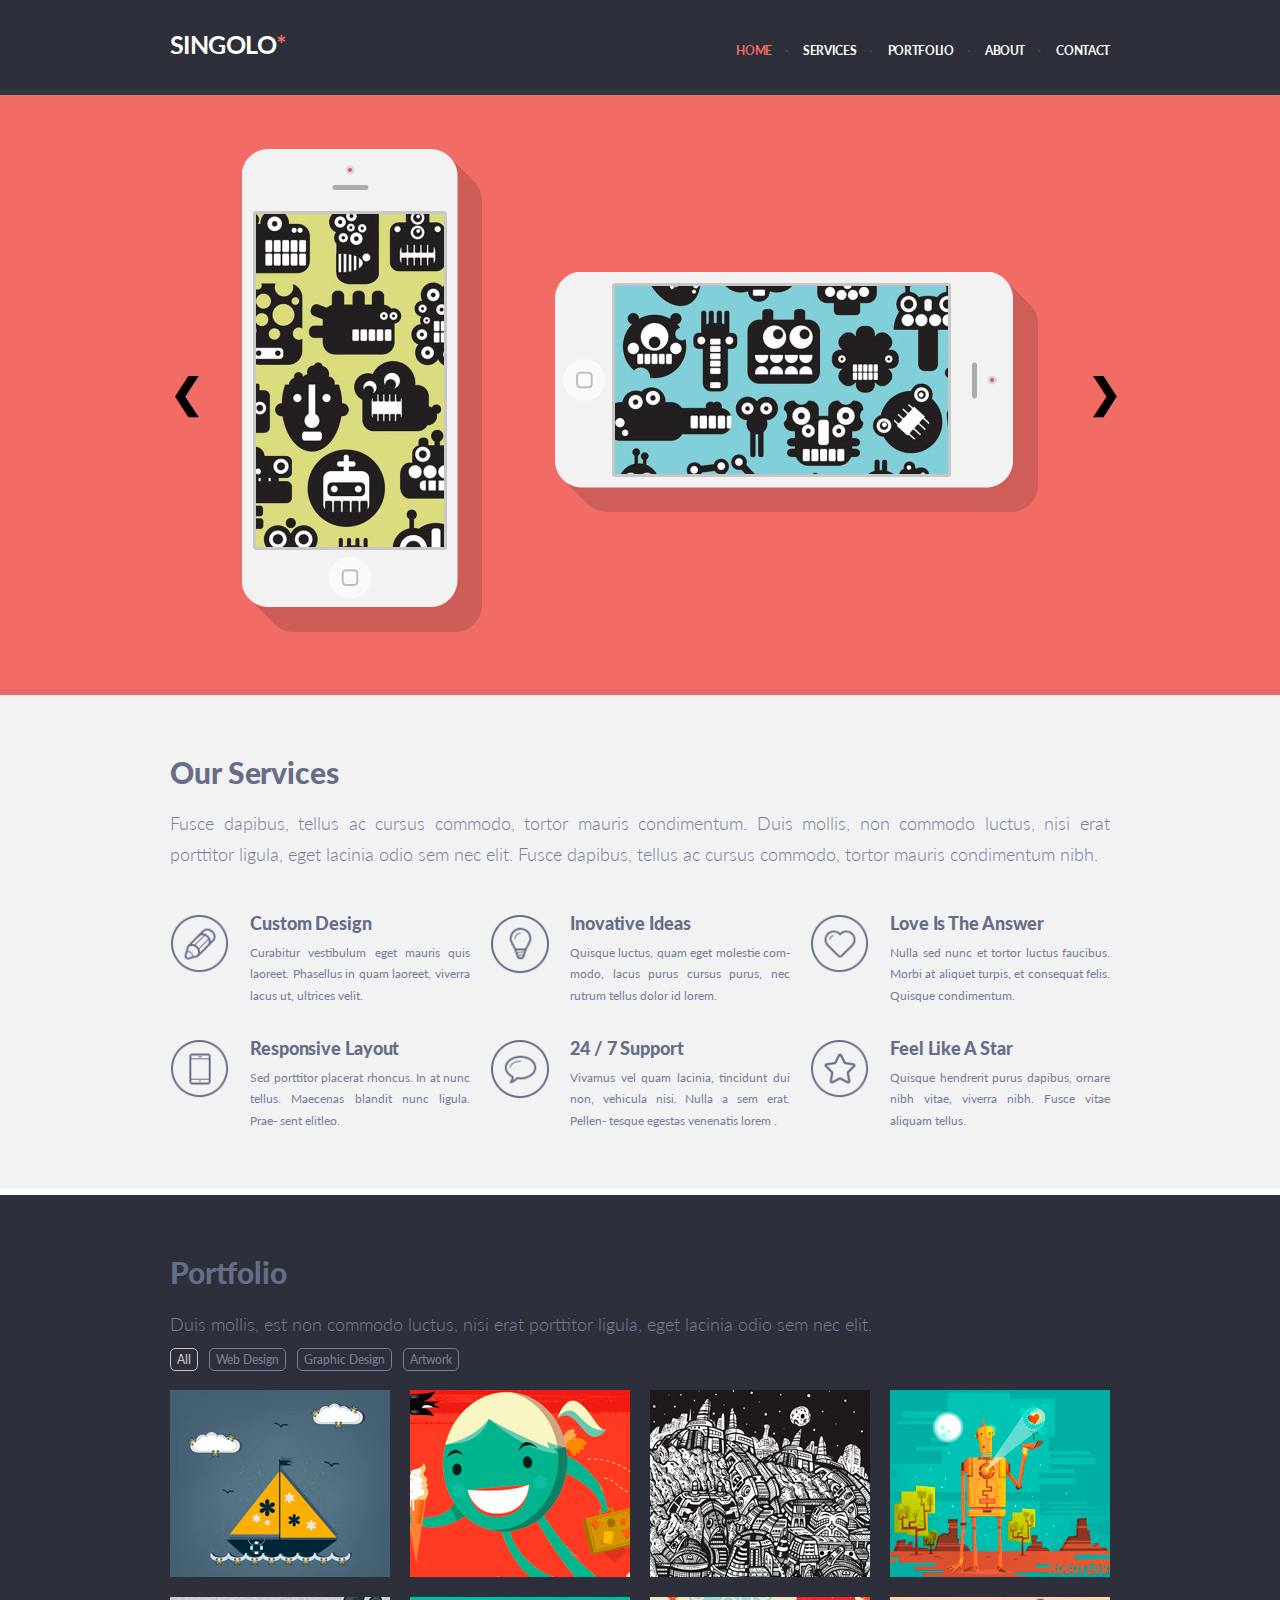
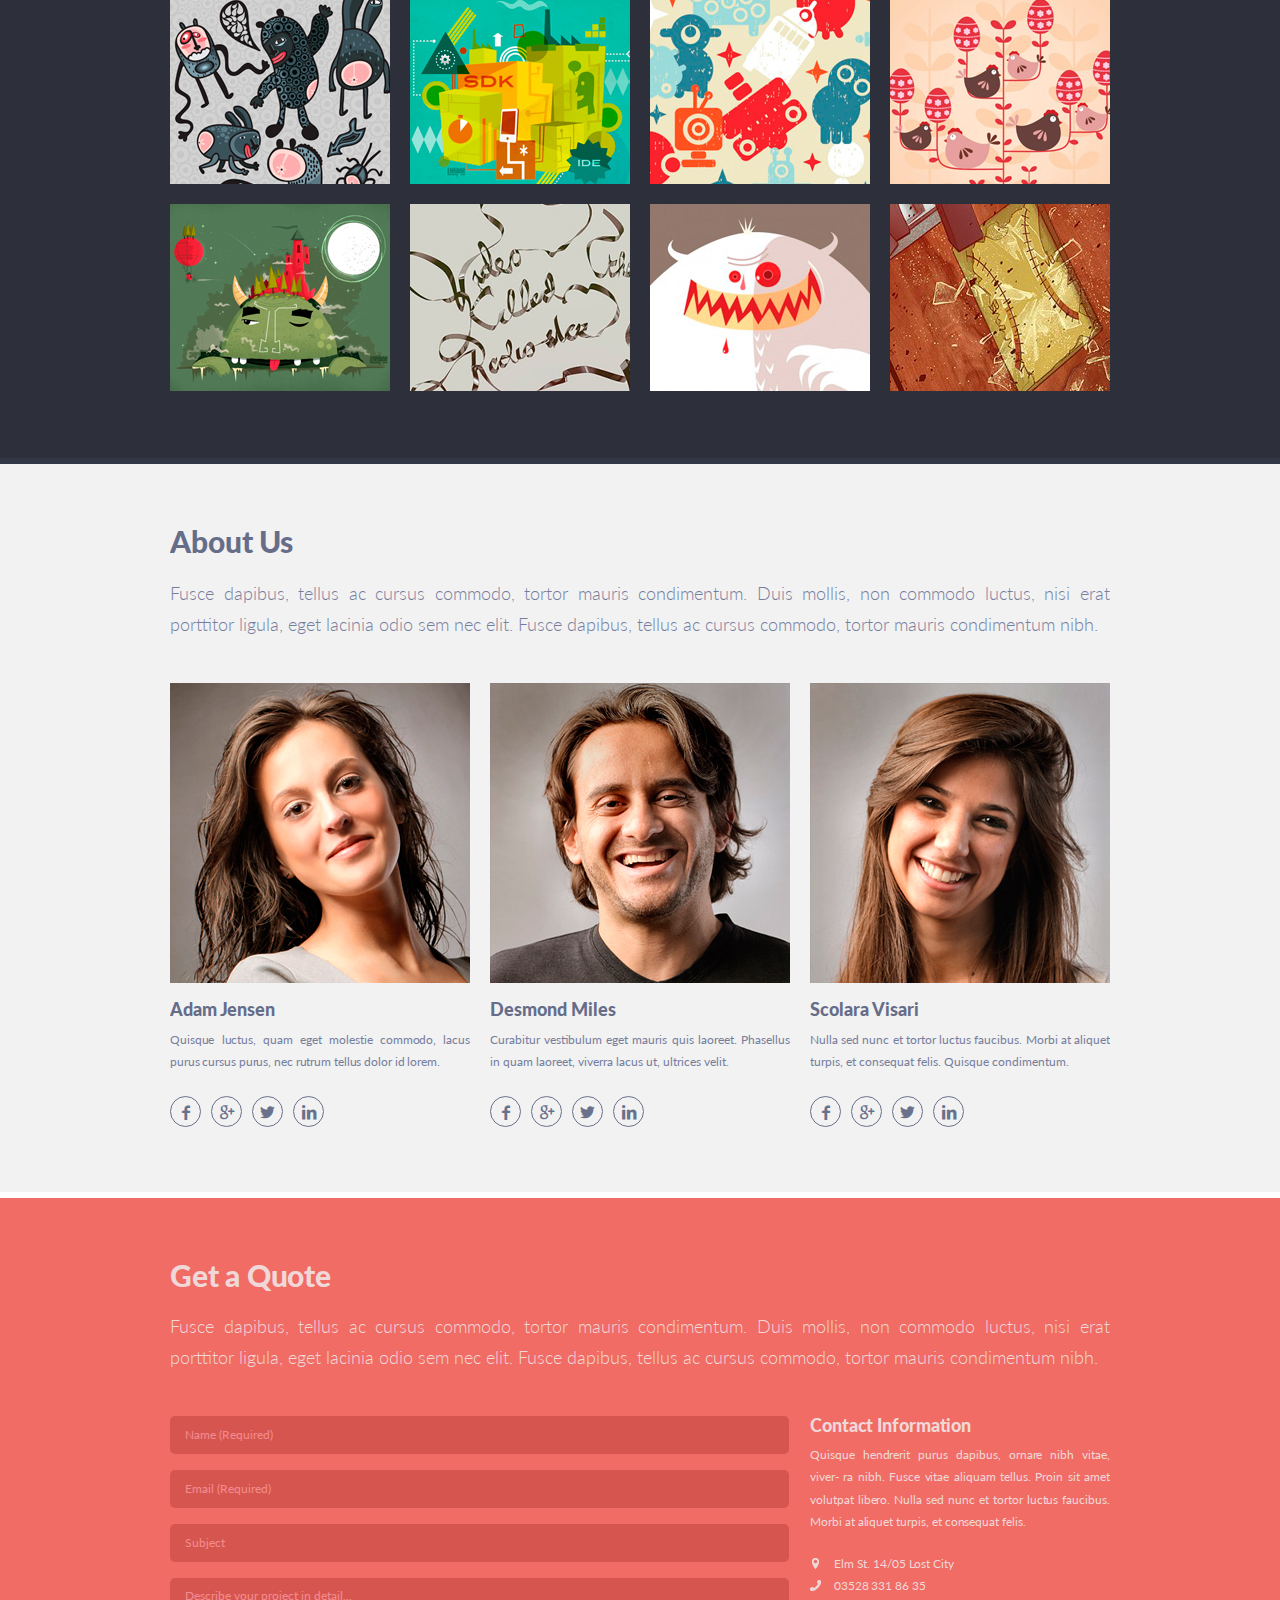
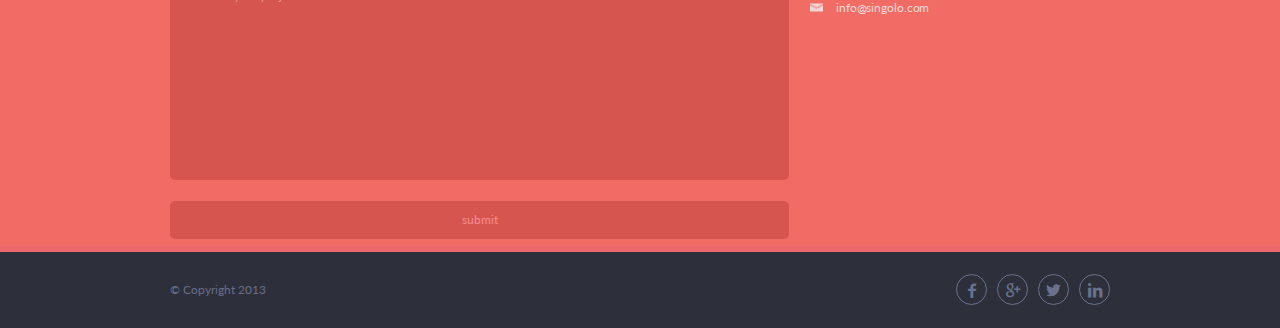
<file: index.html>
<!doctype html>
<html lang="en">

<head>
    <meta charset="utf-8">
    <!-- <meta name="viewport" content="width=device-width, initial-scale=1.0, maximum-scale=1.0, user-scalable=0"> -->
    <link rel="stylesheet" href="style.css">
    <link href="https://fonts.googleapis.com/css?family=Lato:300,400,700,900&display=swap" rel="stylesheet">
    <title>Singolo</title>
</head>

<body id="body">
    <a id="_header" class="anhor"></a>
    <header>
        <div class="container">
            <div class="header-inner">
                <h1><a href="#" class="header-logo">SINGOLO</a></h1>
                <div id="navlink" class="nav-header">
                    <a class="nav-header-link active-link" href="#_header">Home</a><span>·</span>
                    <a class="nav-header-link" href="#_services">Services</a><span>·</span>
                    <a class="nav-header-link" href="#_portfolio">Portfolio</a><span>·</span>
                    <a class="nav-header-link" href="#_about-us">About</a><span>·</span>
                    <a class="nav-header-link" href="#_get-a-qoute">Contact</a>
                </div>
            </div>
        </div>
    </header>
    <div class="slider">
        <div class="container">
            <div id="slider-cont">
                <div class="slider-inner">
                    <div class="item active_sli">
                        <div class="discription">
                            <div class="phone-content ">
                                <img src="./assets/images/Slide-1.png" alt="">
                                <div id="scrine1"></div>
                                <div id="scrine2"></div>
                                <button class="btn" onclick="btn1_click()"></button>
                                <button class="btn2" onclick="btn2_click()"></button>
                            </div>
                        </div>
                    </div>
                    <div class="item">
                        <div class="discription">
                            <div class="phone-content ">
                                <img src="./assets/images/Slider2.png" alt="">
                                <div id="scrine3" ></div>
                                <button class="btn3" onclick="btn3_click()"></button>
                            </div>
                        </div>
                    </div>
                </div>
                <div class="control left">
                    <div class="arrow left">&#10094</div>
                </div>
                <div class="control right">
                    <div class="arrow right">&#10095</div>
                </div>
            </div>
        </div>
    </div>
    <a id="_services" class="anhor"></a>
    <div class="services">
        <div class="container">
            <div class="services-inner">
                <div class="main-info-servises">
                    <h2>Our Services</h2>
                    <p>Fusce dapibus, tellus ac cursus commodo, tortor mauris condimentum. Duis mollis, non commodo
                        luctus,
                        nisi erat porttitor ligula, eget lacinia odio sem nec elit. Fusce dapibus, tellus ac cursus
                        commodo,
                        tortor mauris condimentum nibh.
                    </p>
                </div>

                <div class="services-flexbox-menu">
                    <div class="services-content">
                        <img src="./assets/images/Pen.svg" alt="">
                        <h3>Custom Design</h3>
                        <p>Curabitur vestibulum eget mauris quis laoreet. Phasellus in quam laoreet, viverra lacus ut,
                            ultrices velit.
                        </p>
                    </div>
                    <div class="services-content">
                        <img src="./assets/images/Bulb.svg" alt="">
                        <h3>Inovative Ideas</h3>
                        <p>Quisque luctus, quam eget molestie com- modo, lacus purus cursus purus, nec rutrum tellus
                            dolor
                            id lorem.
                        </p>
                    </div>
                    <div class="services-content">
                        <img src="./assets/images/Heart.svg" alt="">
                        <h3>Love Is The Answer</h3>
                        <p>Nulla sed nunc et tortor luctus faucibus. Morbi at aliquet turpis, et consequat felis.
                            Quisque condimentum.
                        </p>
                    </div>
                    <div class="services-content">
                        <img src="./assets/images/Phone.svg" alt="">
                        <h3>Responsive Layout</h3>
                        <p>Sed porttitor placerat rhoncus. In at nunc tellus. Maecenas blandit nunc ligula. Prae- sent
                            elitleo.
                        </p>
                    </div>
                    <div class="services-content">
                        <img src="./assets/images/Bubble.svg" alt="">
                        <h3>24 / 7 Support</h3>
                        <p>Vivamus vel quam lacinia, tincidunt dui non, vehicula nisi. Nulla a sem erat. Pellen- tesque
                            egestas venenatis lorem .
                        </p>
                    </div>
                    <div class="services-content">
                        <img src="./assets/images/Star.svg" alt="">
                        <h3>Feel Like A Star</h3>
                        <p>Quisque hendrerit purus dapibus, ornare nibh vitae, viverra nibh. Fusce vitae aliquam tellus.
                        </p>
                    </div>
                </div>
            </div>
        </div>
    </div>
    <a id="_portfolio" class="anhor"></a>
    <div class="portfolio">
        <div class="container">
            <div class="portfolio-inner">
                <h2>Portfolio</h2>
                <p>Duis mollis, est non commodo luctus, nisi erat porttitor ligula, eget lacinia odio sem nec elit.</p>
                <portfolio-nav id="portfolio-nav">
                    <a class="nav-link active" href="#_portfolio" onclick="mixPortfolio()">All</a>
                    <a class="nav-link" href="#_portfolio" onclick="mixPortfolio()">Web Design</a>
                    <a class="nav-link" href="#_portfolio" onclick="mixPortfolio()">Graphic Design</a>
                    <a class="nav-link" href="#_portfolio" onclick="mixPortfolio()">Artwork</a>
                </portfolio-nav>
                <div id="mixeimg" class="portfolio-img-box">
                    <img src="./assets/images/thumb/img1.jpg" width="220" height="187" alt="#">
                    <img src="./assets/images/thumb/img2.jpg" width="220" height="187" alt="#">
                    <img src="./assets/images/thumb/img3.jpg" width="220" height="187" alt="#">
                    <img src="./assets/images/thumb/img4.jpg" width="220" height="187" alt="#">
                    <img src="./assets/images/thumb/img5.jpg" width="220" height="187" alt="#">
                    <img src="./assets/images/thumb/img6.jpg" width="220" height="187" alt="#">
                    <img src="./assets/images/thumb/img7.jpg" width="220" height="187" alt="#">
                    <img src="./assets/images/thumb/img8.jpg" width="220" height="187" alt="#">
                    <img src="./assets/images/thumb/img9.jpg" width="220" height="187" alt="#">
                    <img src="./assets/images/thumb/img10.jpg" width="220" height="187" alt="#">
                    <img src="./assets/images/thumb/img11.jpg" width="220" height="187" alt="#">
                    <img src="./assets/images/thumb/img12.jpg" width="220" height="187" alt="#">
                </div>
            </div>
        </div>
    </div>
    <a id="_about-us" class="anhor"></a>
    <div class="about-us">
        <div class="container">
            <div class="about-us-inner">
                <h2>About Us</h2>
                <h3>Fusce dapibus, tellus ac cursus commodo, tortor mauris condimentum. Duis mollis, non commodo luctus,
                    nisi erat porttitor ligula,
                    eget lacinia odio sem nec elit. Fusce dapibus, tellus ac cursus commodo, tortor mauris condimentum
                    nibh.</h3>
                <div class="about-us-pbloc">
                    <div class="about-us-pbloc-inner"><img src="./assets/images/profile1.jpg" width="300" height="300"
                            alt="#" />
                        <h4>Adam Jensen</h4>
                        <p>Quisque luctus, quam eget molestie commodo, lacus purus cursus purus, nec rutrum tellus dolor
                            id lorem.</p>
                        <a href="#"><span class="icon-facebook-1"></span></a>
                        <a href="#"><span class="icon-gplus"></span></a>
                        <a href="#"><span class="icon-twitter"></span></a>
                        <a href="#"><span class="icon-linkedin"></span></a></span></a>
                    </div>
                    <div class="about-us-pbloc-inner"><img src="./assets/images/profile2.jpg" width="300" height="300"
                            alt="#" />
                        <h4>Desmond Miles</h4>
                        <p>Curabitur vestibulum eget mauris quis laoreet. Phasellus in quam laoreet, viverra lacus ut,
                            ultrices velit.</p>
                        <a href="#"><span class="icon-facebook-1"></span></a>
                        <a href="#"><span class="icon-gplus"></span></a>
                        <a href="#"><span class="icon-twitter"></span></a>
                        <a href="#"><span class="icon-linkedin"></span></a></span></a>
                    </div>
                    <div class="about-us-pbloc-inner"><img src="./assets/images/profile3.jpg" width="300" height="300"
                            alt="#" />
                        <h4>Scolara Visari</h4>
                        <p>Nulla sed nunc et tortor luctus faucibus. Morbi at aliquet turpis, et consequat felis.
                            Quisque condimentum.</p>
                        <a href="#"><span class="icon-facebook-1"></span></a>
                        <a href="#"><span class="icon-gplus"></span></a>
                        <a href="#"><span class="icon-twitter"></span></a>
                        <a href="#"><span class="icon-linkedin"></span></a></span></a>
                    </div>
                </div>
            </div>
        </div>
    </div>
    <a id="_get-a-qoute" class="anhor"></a>
    <div class="get-a-quote">
        <div class="container">
            <div class="get-a-quote-inner">
                <h2>Get a Quote</h2>
                <h3>Fusce dapibus, tellus ac cursus commodo, tortor mauris condimentum. Duis mollis, non commodo luctus,
                    nisi erat porttitor ligula, eget lacinia odio sem nec elit. Fusce dapibus, tellus ac cursus commodo,
                    tortor mauris condimentum nibh.
                </h3>
                <ul>
                    <li>
                        <form id="get-a-quote-form"  onsubmit="showMessagemModal()" >
                            <input id="Name" maxlength="100" class type="text" placeholder="Name (Required)" required>
                            <input id="Email" class type="email" placeholder="Email (Required)" required>
                            <input id="Subject" maxlength="120" class type="text" placeholder="Subject" required>
                            <textarea id="text-detail" maxlength="255" placeholder="Describe your project in detail..."></textarea>
                            <input type="submit" value="submit" class="subbtn">
                        </form>
                    </li>
                    
                    <li>
                        <h4>Contact Information</h4>
                        <p>Quisque hendrerit purus dapibus, ornare nibh vitae,
                            viver- ra nibh. Fusce vitae aliquam tellus. Proin sit amet volutpat libero.
                            Nulla sed nunc et tortor luctus faucibus. Morbi at aliquet turpis, et consequat felis.
                        </p>
                        <div class="get-a-quote-contact"><img src="./assets/images/location.svg" alt="location"
                                width="11" height="11"> <a href="#"> Elm St. 14/05 Lost City </a> </div>
                        <div class="get-a-quote-contact"><img src="./assets/images/phone_2.svg" alt="phone" width="11"
                                height="11"> <a href="tel:+"> 03528 331 86 35</a> </div>
                        <div class="get-a-quote-contact"><img src="./assets/images/mail.svg" alt="mail" width="13"
                                height="11"> <a href="mailto:info@singolo.com"> info@singolo.com </a> </div>
                    </li>
            </div>
            <div id="resultWindow" class="hidden">
                <div id="message">
                    <p><span class="message-title">Письмо отправлено</span></p>
                    <p><span id="nameValue"></span></p>
                    <p><span id="subjectValue"></span></p>
                    <p><span id="describeValue"></span></p>
                    <input id="okButton" class="message-button" type="button" value="OK"></input>
                </div>
            </div>
        </div>
    </div>
    <footer>
        <div class="container">
            <div class="footer-inner">
                <p class="copyright">© Copyright 2013</p>
                <ul>
                    <li>
                        <a href="#"><span class="icon-facebook-1"></span></a>
                        <a href="#"><span class="icon-gplus"></span></a>
                        <a href="#"><span class="icon-twitter"></span></a>
                        <a href="#"><span class="icon-linkedin"></span></a></span></a>
                    </li>
                </ul>
            </div>
        </div>
    </footer>
    <script src="script.js"></script>
</body>

</html>
</file>
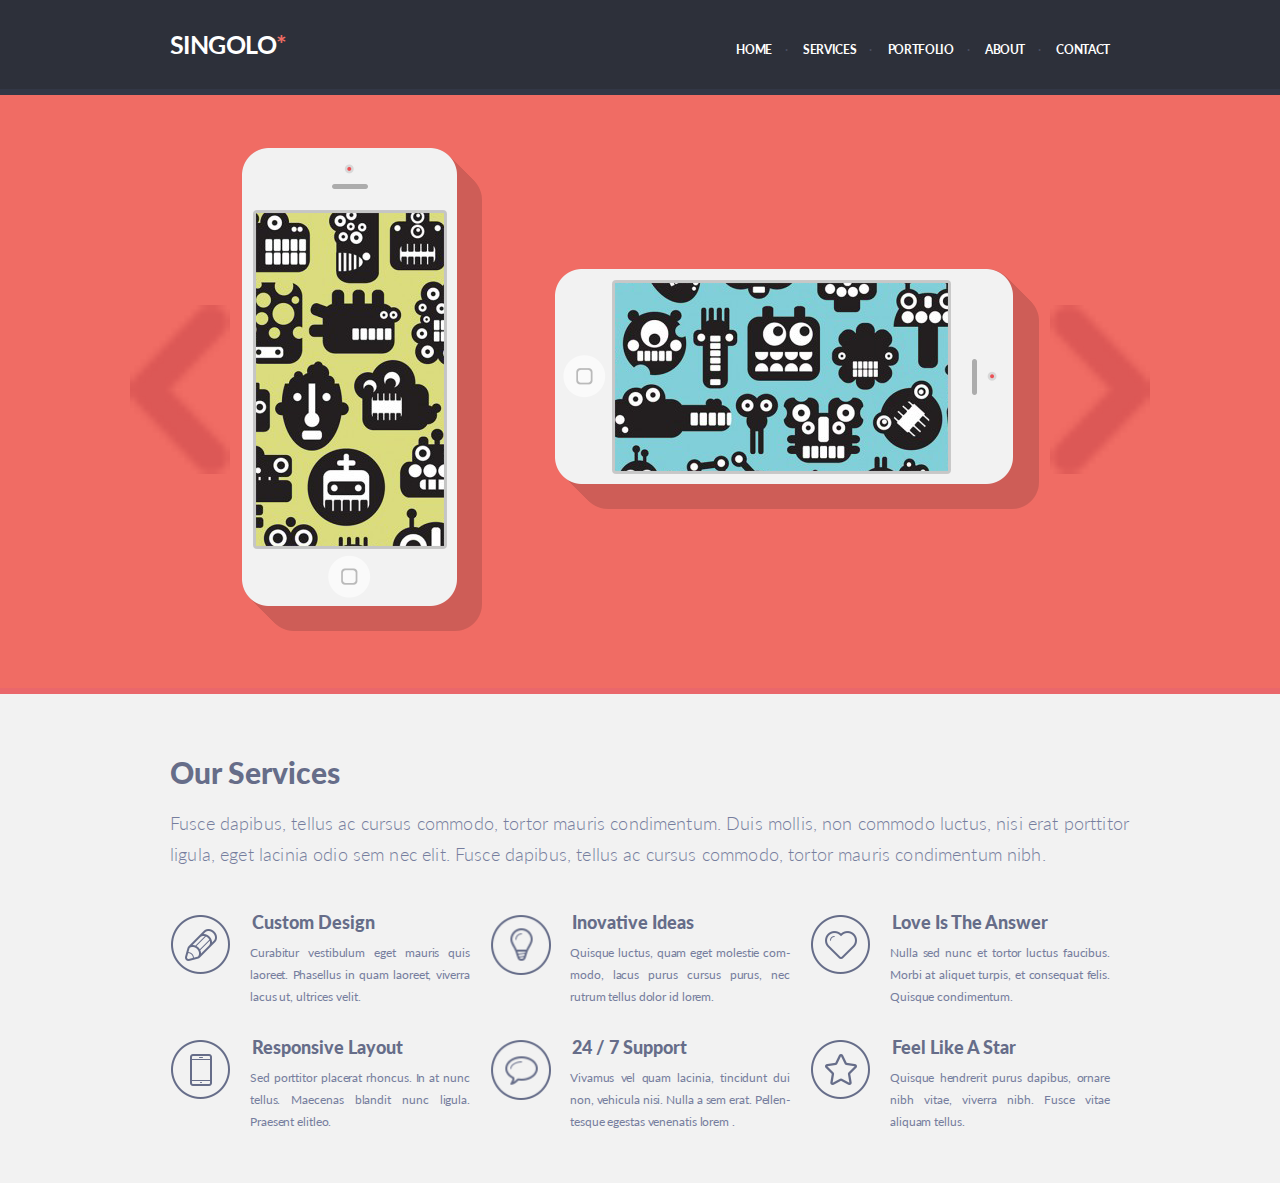
<file: singolo1.html>
<!doctype html>
<html lang="en">

<head>
	<meta charset="utf-8">
	<!-- <meta name="viewport" content="width=device-width, initial-scale=1.0, maximum-scale=1.0, user-scalable=0"> -->
	<link rel="stylesheet" href="singolo1.css">
	<link href="https://fonts.googleapis.com/css?family=Lato:300,400,700,900&display=swap" rel="stylesheet">
	<title>Singolo</title>
</head>

<body>
	<header>
		<div class="container">
			<div class="header-inner">
				<h1 class="header-logo">SINGOLO<span class="red-color">*</span></h1>
				<nav>
					<a class="nav-link red-color" href="# ">Home</a><span>·</span>
					<a class="nav-link" href="#">Services</a><span>·</span>
					<a class="nav-link" href="#">Portfolio</a><span>·</span>
					<a class="nav-link" href="#">About</a><span>·</span>
					<a class="nav-link" href="#">Contact</a>

				</nav>
			</div>
		</div>
	</header>

	<div class="slider">
		<div class="container">
			<div class="slider-inner">
				<div class="slider-arrow">
					<img src="./assets/images/arrow.svg" alt="" href="# ">
				</div>
				<div class="slider-phone">
					<img src="./assets/images/iphone-vertical.png" alt="" >
					<img src="./assets/images/iphone-horizontal.png" alt="" class="padding-to-perf" >
				</div>
				<div class="slider-arrow right">
					<img src="./assets/images/arrow.svg" alt="" href="# " transform="rotate(180deg)">
				</div>
			</div>
		</div>
	</div>

	<div class="services">
		<div class="container">
			<div class="services-inner">
				<div class="main-info-servises">
					<h2>Our Services</h2>
					<p>Fusce dapibus, tellus ac cursus commodo, tortor mauris condimentum. Duis mollis, non commodo
						luctus,
						nisi erat porttitor ligula, eget lacinia odio sem nec elit. Fusce dapibus, tellus ac cursus
						commodo,
						tortor mauris condimentum nibh.
					</p>
				</div>

				<div class="services-flexbox-menu">
					<div class="services-content">
						<img src="./assets/images/Pen.svg" alt="">
						<h3>Custom Design</h3>
						<p>Curabitur vestibulum eget mauris quis laoreet. Phasellus in quam laoreet, viverra lacus ut,
							ultrices velit.
						</p>
					</div>
					<div class="services-content">
						<img src="./assets/images/Bulb.svg" alt="">
						<h3>Inovative Ideas</h3>
						<p>Quisque luctus, quam eget molestie com- modo, lacus purus cursus purus, nec rutrum tellus
							dolor
							id lorem.
						</p>
					</div>
					<div class="services-content">
						<img src="./assets/images/Heart.svg" alt="">
						<h3>Love Is The Answer</h3>
						<p>Nulla sed nunc et tortor luctus faucibus. Morbi at aliquet turpis, et consequat felis.
							Quisque condimentum.
						</p>
					</div>
					<div class="services-content">
						<img src="./assets/images/Phone.svg" alt="">
						<h3>Responsive Layout</h3>
						<p>Sed porttitor placerat rhoncus. In at nunc tellus. Maecenas blandit nunc ligula. Praesent
							elitleo.
						</p>
					</div>
					<div class="services-content">
						<img src="./assets/images/Bubble.svg" alt="">
						<h3>24 / 7 Support</h3>
						<p>Vivamus vel quam lacinia, tincidunt dui non, vehicula nisi. Nulla a sem erat. Pellen- tesque
							egestas venenatis lorem .
						</p>
					</div>
					<div class="services-content">
						<img src="./assets/images/Star.svg" alt="">
						<h3>Feel Like A Star</h3>
						<p>Quisque hendrerit purus dapibus, ornare nibh vitae, viverra nibh. Fusce vitae aliquam tellus.
						</p>
					</div>
				</div>
			</div>
		</div>
	</div>
</body>
</html>
</file>
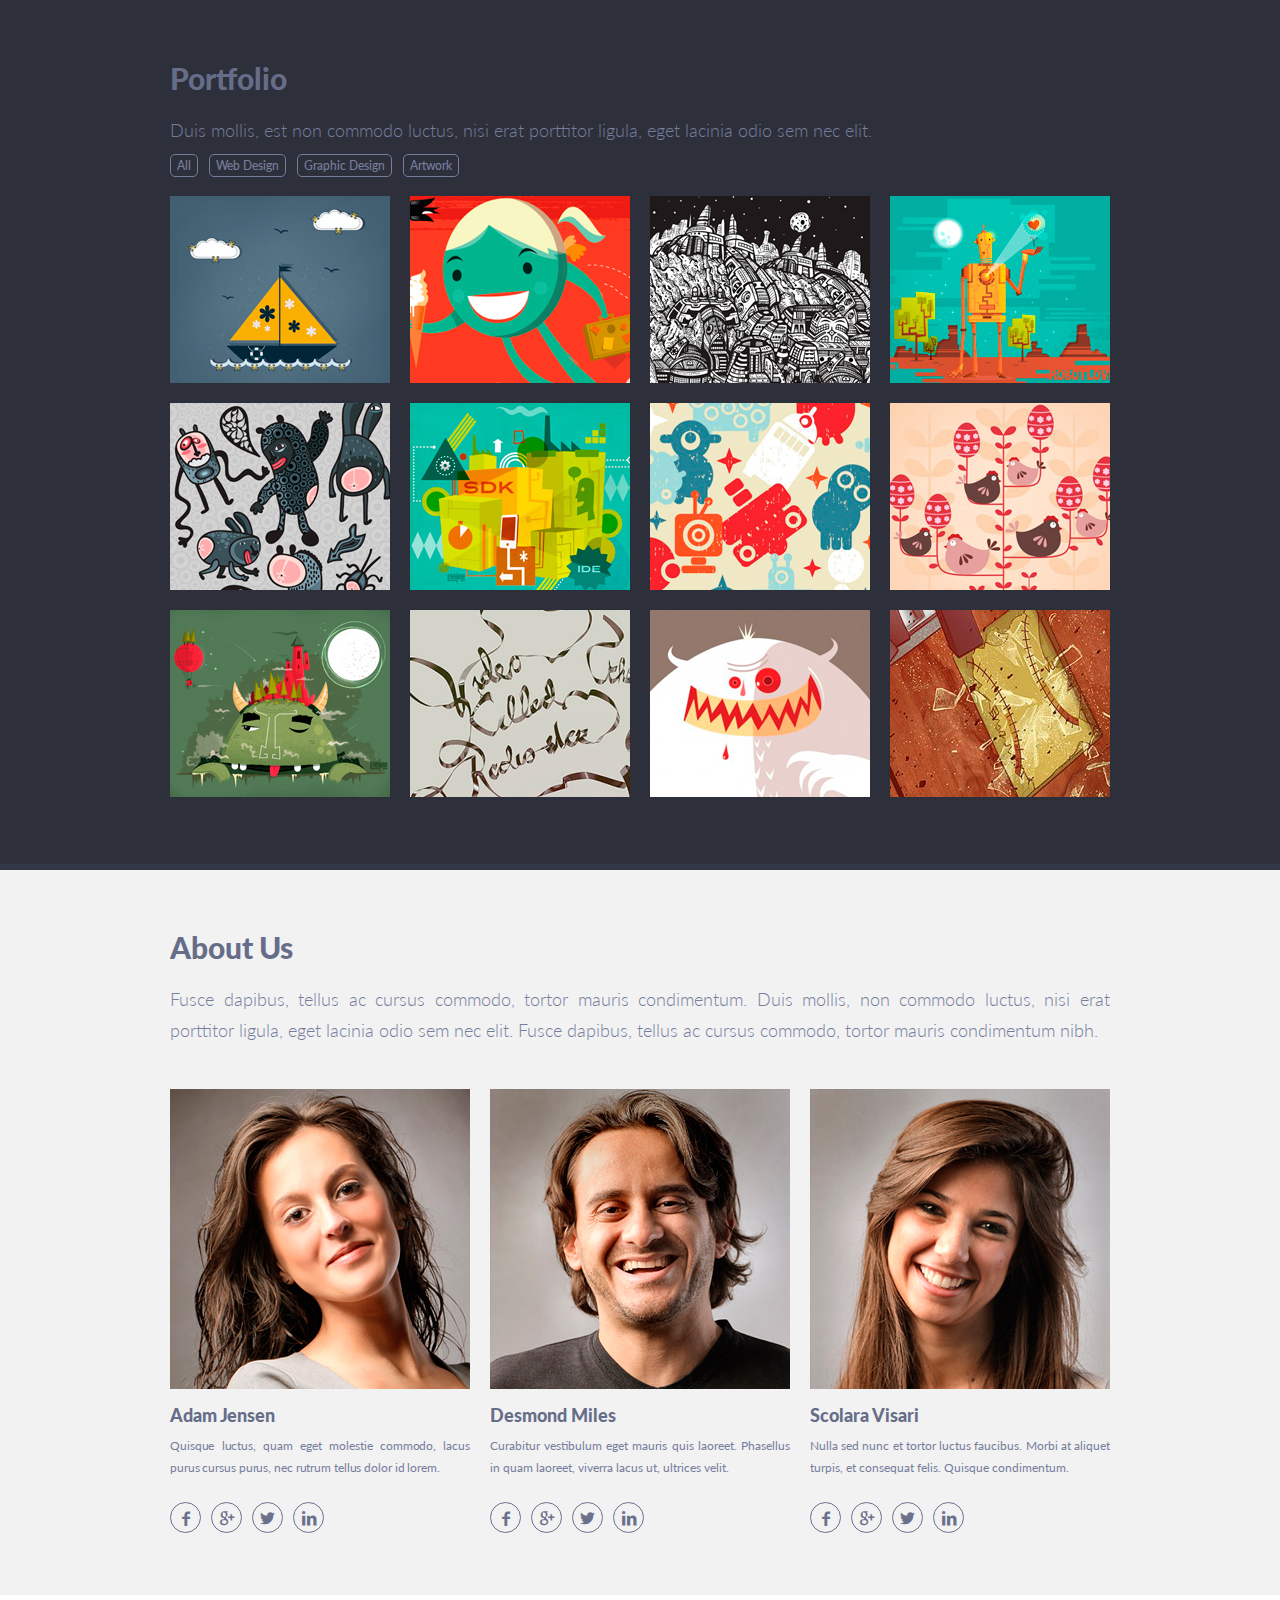
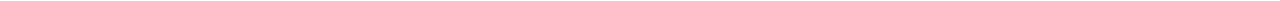
<file: singolo2.html>
<!doctype html>
<html lang="en">

<head>
	<meta charset="utf-8">
	<link rel="stylesheet" href="singolo2.css">
	<link href="https://fonts.googleapis.com/css?family=Lato:300,400,700,900&display=swap" rel="stylesheet">
	<title>Singolo</title>
</head>

<body>
	<div class="portfolio">
		<div class="container">
			<div class="portfolio-inner">
				<h2>Portfolio</h2>
				<p>Duis mollis, est non commodo luctus, nisi erat porttitor ligula, eget lacinia odio sem nec elit.</p>
				<portfolio-nav>
					<a class="nav-link" href="# ">All</a>
					<a class="nav-link" href="#">Web Design</a>
					<a class="nav-link" href="#">Graphic Design</a>
					<a class="nav-link" href="#">Artwork</a>
				</portfolio-nav>
				<div class="portfolio-img-box">
					<img class="portfolio-img" src="./assets/images/thumb/img1.jpg" width="220" height="187" alt="#">
					<img class="portfolio-img" src="./assets/images/thumb/img2.jpg" width="220" height="187" alt="#">
					<img class="portfolio-img" src="./assets/images/thumb/img3.jpg" width="220" height="187" alt="#">
					<img src="./assets/images/thumb/img4.jpg" width="220" height="187" alt="#">
					<img class="portfolio-img" src="./assets/images/thumb/img5.jpg" width="220" height="187" alt="#">
					<img class="portfolio-img" src="./assets/images/thumb/img6.jpg" width="220" height="187" alt="#">
					<img class="portfolio-img" src="./assets/images/thumb/img7.jpg" width="220" height="187" alt="#">
					<img src="./assets/images/thumb/img8.jpg" width="220" height="187" alt="#">
					<img class="portfolio-img" src="./assets/images/thumb/img9.jpg" width="220" height="187" alt="#">
					<img class="portfolio-img" src="./assets/images/thumb/img10.jpg" width="220" height="187" alt="#">
					<img class="portfolio-img" src="./assets/images/thumb/img11.jpg" width="220" height="187" alt="#">
					<img src="./assets/images/thumb/img12.jpg" width="220" height="187" alt="#">
					<!-- добавляем больше 12 картинок -->
					<img class="portfolio-img" src="./assets/images/thumb/img9.jpg" width="220" height="187" alt="#">
					<img class="portfolio-img" src="./assets/images/thumb/img10.jpg" width="220" height="187" alt="#">
					<img class="portfolio-img" src="./assets/images/thumb/img11.jpg" width="220" height="187" alt="#">
					<img src="./assets/images/thumb/img12.jpg" width="220" height="187" alt="#">
				</div>
			</div>
		</div>
	</div>
	<div class="about-us">
		<div class="container">
			<div class="about-us-inner">
				<h2>About Us</h2>
				<h3>Fusce dapibus, tellus ac cursus commodo, tortor mauris condimentum. Duis mollis, non commodo luctus,
					nisi erat porttitor ligula,
					eget lacinia odio sem nec elit. Fusce dapibus, tellus ac cursus commodo, tortor mauris condimentum
					nibh.</h3>

				<ul>
					<li><img src="./assets/images/profile1.jpg" width="300" height="300" alt="#" />
						<h4>Adam Jensen</h4>
						<p>Quisque luctus, quam eget molestie commodo, lacus purus cursus purus, nec rutrum tellus dolor
							id lorem.</p>
						<a href="#"><span class="icon-facebook-1"></span></a>
						<a href="#"><span class="icon-gplus"></span></a>
						<a href="#"><span class="icon-twitter"></span></a>
						<a href="#"><span class="icon-linkedin"></span></a></span></a>
					</li>
					<li><img src="./assets/images/profile2.jpg" width="300" height="300" alt="#" />
						<h4>Desmond Miles</h4>
						<p>Curabitur vestibulum eget mauris quis laoreet. Phasellus in quam laoreet, viverra lacus ut,
							ultrices velit.</p>
						<a href="#"><span class="icon-facebook-1"></span></a>
						<a href="#"><span class="icon-gplus"></span></a>
						<a href="#"><span class="icon-twitter"></span></a>
						<a href="#"><span class="icon-linkedin"></span></a></span></a>
					</li>
					<li><img src="./assets/images/profile3.jpg" width="300" height="300" alt="#" />
						<h4>Scolara Visari</h4>
						<p>Nulla sed nunc et tortor luctus faucibus. Morbi at aliquet turpis, et consequat felis.
							Quisque condimentum.</p>
						<a href="#"><span class="icon-facebook-1"></span></a>
						<a href="#"><span class="icon-gplus"></span></a>
						<a href="#"><span class="icon-twitter"></span></a>
						<a href="#"><span class="icon-linkedin"></span></a></span></a>
					</li>
				</ul>
			</div>
		</div>
	</div>
</body>
</file>
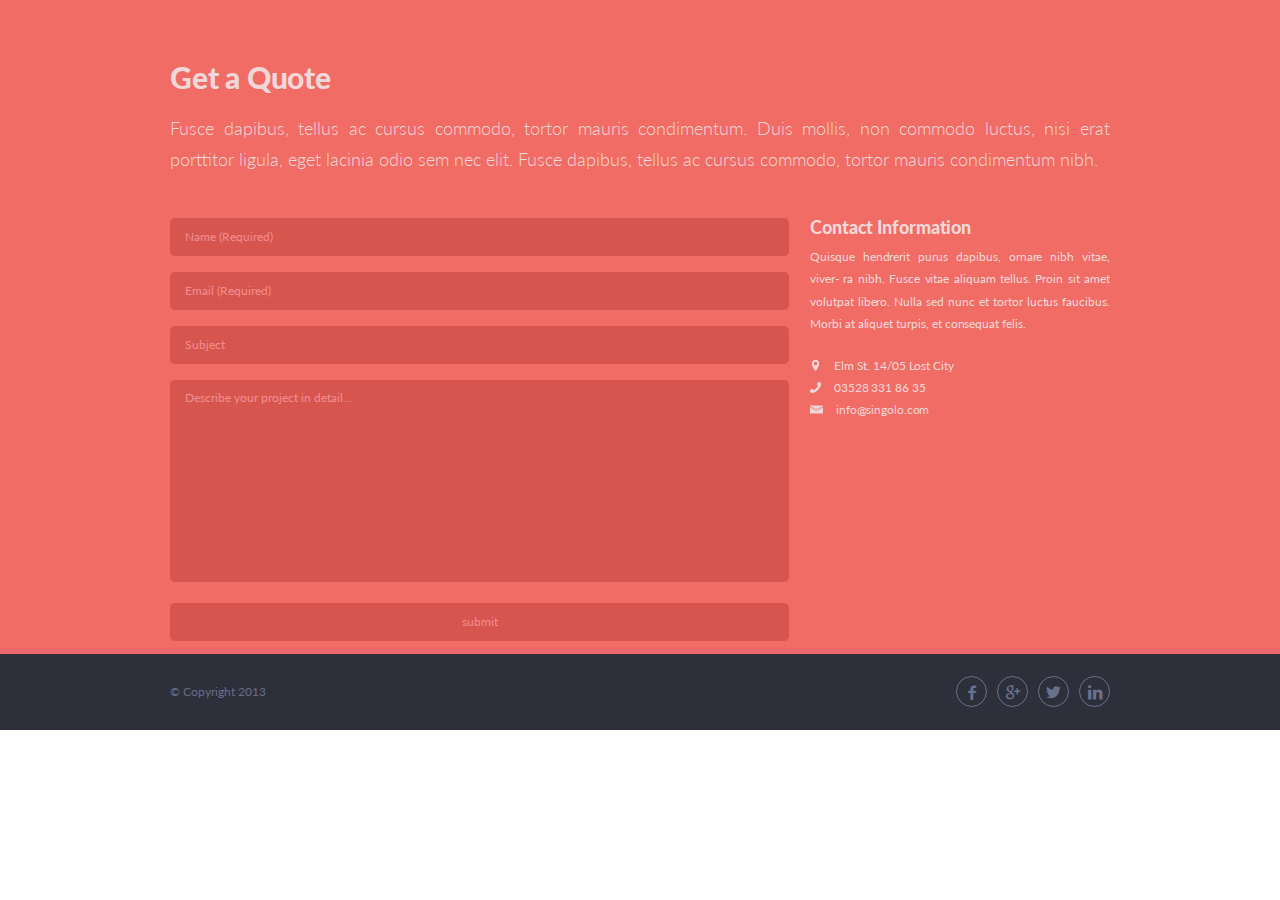
<file: singolo3.html>
<!doctype html>
<html lang="en">

<head>
    <meta charset="utf-8">
    <link rel="stylesheet" href="singolo3.css">
    <link href="https://fonts.googleapis.com/css?family=Lato:300,400,700,900&display=swap" rel="stylesheet">
    <title>Singolo</title>
</head>
<body>
    <div class="get-a-quote">
        <div class="container">
            <div class="get-a-quote-inner">
                <h2>Get a Quote</h2>
                <h3>Fusce dapibus, tellus ac cursus commodo, tortor mauris condimentum. Duis mollis, non commodo luctus,
                    nisi erat porttitor ligula, eget lacinia odio sem nec elit. Fusce dapibus, tellus ac cursus commodo,
                    tortor mauris condimentum nibh.
                </h3>
                <ul>
                    <li>
                        <form name="get-a-quote-form" method="GET">
                            <input name="Name" class type="text" placeholder="Name (Required)" required>
                            <input name="Email" class type="email" placeholder="Email (Required)" required>
                            <input name="Subject" class type="text" placeholder="Subject" required>
                            <textarea name="text-detail" placeholder="Describe your project in detail..."></textarea>
                            <input type="submit" value="submit" class="subbtn">
                    </li>
                    <li>
                        <h4>Contact Information</h4>
                        <p>Quisque hendrerit purus dapibus, ornare nibh vitae,
                            viver- ra nibh. Fusce vitae aliquam tellus. Proin sit amet volutpat libero.
                            Nulla sed nunc et tortor luctus faucibus. Morbi at aliquet turpis, et consequat felis.
                        </p>
                        <div class="get-a-quote-contact"><img src="./assets/images/location.svg" alt="location"
                                width="11" height="11"> <a href="#"> Elm St. 14/05 Lost City </a> </div>
                        <div class="get-a-quote-contact"><img src="./assets/images/phone_2.svg" alt="phone" width="11"
                                height="11"> <a href="tel:+"> 03528 331 86 35</a> </div>
                        <div class="get-a-quote-contact"><img src="./assets/images/mail.svg" alt="mail" width="13"
                                height="11"> <a href="mailto:info@singolo.com"> info@singolo.com </a> </div>
                    </li>
            </div>
        </div>
    </div>
    <footer>
        <div class="container">
            <div class="footer-inner">
                <p class="copyright">© Copyright 2013</p>
                <ul>
                    <li>
                        <a href="#"><span class="icon-facebook-1"></span></a>
                        <a href="#"><span class="icon-gplus"></span></a>
                        <a href="#"><span class="icon-twitter"></span></a>
                        <a href="#"><span class="icon-linkedin"></span></a></span></a>
                    </li>
                </ul>
            </div>
        </div>
    </footer>
</body>
</file>
<file: style.css>
/* social network icon*/
@font-face {
	font-family: 'snicon';
	src: url('./assets/font/snicon.eot?67622103');
	src: url('./assets/font/snicon.eot?67622103#iefix') format('embedded-opentype'),
		 url('./assets/font/snicon.woff2?67622103') format('woff2'),
		 url('./assets/font/snicon.woff?67622103') format('woff'),
		 url('./assets/font/snicon.ttf?67622103') format('truetype'),
		 url('./assets/font/snicon.svg?67622103#snicon') format('svg');
	font-weight: normal;
	font-style: normal;
}

html{
	font-size: 10px; 
}

body{
	margin: 0 !important;
    padding: 0 !important;
	font-family: Lato, sans-serif;}

*,
*:before,
*:after {
	box-sizing: border-box;
	scroll-behavior: smooth;
}

html, body, div, h1, h2, h3, h4, h5, h6, p, ul, li, span{
	margin: 0;
    padding: 0;
    line-height: 1;
}

.anhor{
	position: relative;
	top: -70px;
}

/*Container*/

.container{
	width: 100%;
	max-width: 1020px;
	margin: 0 auto;
}

/* Header*/

header{
	width: 100%;
	background-color: #2d303a;
	border-bottom: solid 6px #323746;
	margin: auto;	
	position: sticky;
	top: 0px;
	z-index: 3;
}

.header-logo{
	font-size: 2.5rem;
	letter-spacing: -.55px;
	font-weight: 700;
	line-height: 1;
	color: white;
    text-transform: uppercase;
    display: inline-block;
	text-decoration: none;
}

.header-logo::after{
    display: inline-blocks;
    content: '*';
    color: #f06c64;
}

a.active-link{
	color: #f06c64;
}

.header-inner{
	height: 89px;
	width: 100%;
	padding-bottom: 32px;
	padding-left: 40px;
	padding-right: 40px;
	margin: 0 auto;
	display: flex;
	justify-content: space-between;
	align-items: flex-end;
}

/*Nav*/

.nav-header{
	font-size: 1.2rem;
	text-transform: uppercase;
	margin: 0;
	letter-spacing: -.35px;	
}

.nav-header span{
	margin: 13px;
	color: #494e62;
} 

.nav-header-link{
	display: inline-block;
	color: white;
	text-decoration: none;
	font-weight: 700;
	transition: color .2s linear;
}

.nav-header-link:hover{
	color: #f06c64;
}

/*Slider*/

.slider {
	background-color: #f06c64;
	border-bottom: solid 6px #ea676b;	
}

#slider-cont{
	height: 594px;
	width: 100%;
	justify-content: space-between;
	position: relative;
	overflow: hidden;
	


}
.slider-inner{
	display: flex; 
	position: relative;
	left: 0;
	width: 100%;
	overflow: hidden;
	margin: 0 auto;
}
.item{
	display: none;
	width: 100%;    
    justify-content: space-evenly;
    align-items: center;
    visibility: visible;
	position: relative;
	animation: 0.5s ease-in-out;
}

@keyframes left{
	from{
		left:0;
	}
	to{
		left: -100%;
	}
}

@keyframes right{
	from{
		left: 100%;
	}
	to{
		left: 0;
	}
}
.to-left{
	animation-name: left;
}
.to-right{
	animation-name: right;
	animation-direction: reverse;
}
.from-left{
	animation-name: left;
	animation-direction: reverse;
}
.from-right{
	animation-name: right;
}

.discription{
	display: flex;
	justify-content: space-evenly;
    align-items: center;

}
.active_sli,
.next_sli{
	display: block;
}

.next_sli{
	position: absolute;
	top: 0;
	width: 100%;
}

.control{
	position: absolute;
	top :0;
	bottom: 0;
	width: 10%;
	cursor: pointer;
	z-index: 2;
}

.control.left{
	left: -0;
	right: auto;
}

.control.right{
	left: auto;
	right: 0;
}
.arrow{
	display: inline-block;
	position: absolute;
	top: 50%;
	width: auto;
	margin-top: -60px;
	padding: 40px;
	font-weight: bold;
	transition: 0.6s ease;
	font-size: 4rem;
}

.container .btn {
    position: absolute;
    top: 80%;
    left: 22%;
    transform: translate(-50%, -50%);
    -ms-transform: translate(-50%, -50%);
    border: none;
    cursor: pointer;
    border-radius: 50%;
    width: 46px;
	height: 46px;
	outline: none;
	background: transparent;
  }
  .container .btn2 {
	position: absolute;
    top: 47%;
    left: 44.5%;
    transform: translate(-50%, -50%);
    -ms-transform: translate(-50%, -50%);
    border: none;
    cursor: pointer;
    border-radius: 50%;
    width: 46px;
    height: 46px;
    outline: none;
    background: transparent;
}
  
  .container .btn3 {
    position: absolute;
    top: 83.5%;
    left: 48.5%;
    transform: translate(-50%, -50%);
    -ms-transform: translate(-50%, -50%);
    border: none;
    cursor: pointer;
    border-radius: 50%;
    width: 46px;
    height: 46px;
    outline: none;
    background: transparent;
}
  .container .screen_horizontal {
    position: absolute;
    top: 47.5%;
    left: 64%;
    width: 335px;
    height: 188px;
    transform: translate(-50%, -50%);
    background-color: black;

}
.container .screen_vertical {
	position: absolute;
    top: 47.5%;
    left: 21.5%;
    width: 190px;
    height: 334px;
    transform: translate(-50%, -50%);
    background-color: black;
}


.container .screen_vertical2 {
	position: absolute;
	top: 224px;
    left: 484px;
    width: 200px;
    height: 355px;
    transform: translate(-50%, -50%);
    background-color: black;
    margin-top: 65px;
    margin-left: 14px;
}


/*Services*/

.services{
	width: 100%;
	background-color: #f2f2f2;
	border-bottom: solid 6px #ffffff ;
}

.services-inner {
	height: 494px;
    width: 100%;
	margin: 0 auto;
}

.main-info-servises{
	padding-top: 62px;
	padding-left: 40px;
}

.main-info-servises h2 {
	font-size: 3.0rem;
	color: #666d89;
    font-weight: 900;
    letter-spacing: -0.1px;
}

.main-info-servises p{
	padding-top: 21px;
    margin: 0;
    max-width: 940px;
    text-align: justify;
	font-size: 1.8rem;
	font-weight: 300;
	line-height: 1.7;
	color: #767e9e;
}

.services-flexbox-menu{
	padding-top: 45px;
	display: flex;
	flex-wrap: wrap;
	justify-content: center;
}

.services-content{
	padding-left: 10px;
	height: 125px;
	width: 320px;
	overflow:hidden;
}

.services-content img{
	width: 60px;
	float: left;
}

.services-content h3{
	text-align: left;
	margin-left: 60px;
	padding-left: 20px;
	font-size: 1.8rem;
	color: #666d89;
	font-weight: 900;
    letter-spacing: -0.1px;
    margin-bottom: 10px;
}

.services-content p{
	margin-left: 80px;
	margin-right: 10px;
	font-size: 1.2rem;
	line-height: 1.77;
	color: #767e9e;
    text-align: justify;
}

/* Portfolio */

.portfolio{
	background-color: #2d303a;
	overflow: hidden;
	border-bottom: 6px solid #323746;
}

.portfolio-inner{
	margin: 0 auto;
	height: 863px;
    padding: 68px 40px;
	overflow: hidden;
}

.portfolio h2{
	font-size: 3rem;
	line-height: 18px;
	color: #666d89;
	font-weight: 900;
	text-align: left;
	margin: 0 0 19px 0;
}

.portfolio p{
	font-size: 1.8rem;
	line-height: 49px;
	color: #767e9e;
	font-weight: 300;
	text-align: left;
}

portfolio-nav{
	font-size: 1.2rem;
	line-height: 22px;
	color: #767e9e;
	font-weight: 300;
	text-align: left;
    display: inline;
	margin: 0 10px 0 0;
	overflow: hidden;

}

.nav-link{
	padding: 3px 6px;
	display: inline;
	color: #767e9e;
	text-decoration: none;
	font-weight: 500;
	transition: color .2s linear;
	border: 1px solid;
	border-color:#767e9e;
	border-radius: 5px;
	margin-right: 8px;
}
.nav-link.active{
        color: #c5c5c5;
        border: 1px solid #c5c5c5;
        margin-right: 8px;
}

.nav-link:hover{
	color: #dedede;
	border-color:#dedede;
}

.portfolio-img-box{
	padding-top: 19px;
	width: 940px;
	height: 620px;	
	display: flex;
	flex-wrap: wrap;
	justify-content: space-between;
    align-content: space-between;
	overflow: hidden;
	outline: none !important;
}


.selected-img{
	outline: 5px solid	#F06C64;
	outline-offset: -5px ;
}

/* about us */

.about-us{
	background: #f2f2f2;
    overflow: hidden;
    border-bottom: 6px solid #ffffff;
}

.about-us-inner{
    margin: 0 auto;
    max-width: 940px;
    height: 728px;
    padding: 62px 0;
    overflow: hidden;
}

.about-us h2{
	font-size: 3rem;
    font-weight: 900;
	color: #666d89;
	letter-spacing: -0.1px;

}
.about-us h3{
    margin: 22px 0 0 0;
    font-size: 1.8rem;
    line-height: 1.7;
    color: #767e9e;
    font-weight: 300;
	text-align: justify;	
}

.about-us-pbloc{
	padding: 44px 0 0 0;
	display: flex;
}

.about-us-pbloc-inner{
	width: 300px;
	float: left;
	display: inline;
    margin: 0 0 0 20px;
        
}

.about-us-pbloc-inner:first-child {
	margin-left: 0;
	letter-spacing: -0.1px;
}

.about-us h4{
	font-size: 1.8rem;
    font-weight: 900;
	color: #666d89;
    margin: 16px 0 0 0;
    white-space: nowrap;
    text-overflow: ellipsis;
    overflow: hidden;    
}

.about-us-pbloc-inner p{
    font-size: 1.2rem;
    font-weight: 400;
    line-height: 1.8;
	color: #767e9e;
	text-align: justify;
	margin: 11px 0 0 0;
}

.about-us-pbloc-inner a {
	display: block;
}


.about-us span{	
	font-family: "snicon";
	float: left;
	display: inline-block;
	width: 31px;
	height: 31px;
	line-height: 30px;
	border-radius: 50%;
	border: 1px solid #6a718c;
	color: #6a718c;
	text-align: center;
	font-size: 1.6rem;
	cursor: pointer;
	margin: 24px 10px 0 0;
	transition: color .2s linear;
}

.about-us span:hover {
	border: 1px solid #f06c64;
	color: #f06c64;
}
/*Get a Quote*/

.get-a-quote{
    background: #f06c64;
    overflow: hidden;
    border-bottom: 6px solid #ea676b;
}

.get-a-quote-inner{ 
       
    margin: 0 auto;
    max-width: 940px;
    height: 648px;
    padding: 67px 0;
    overflow: hidden;
}

.get-a-quote h2{
	font-size: 3rem;
    line-height: 20px;
    letter-spacing: -0.2px;
	color: #f0d8d9;
	font-weight: 900;
	text-align: left;
	margin: 0 0 26px 0;
}

.get-a-quote h3{
    
    font-size: 1.8rem;
    font-weight: 300;
    color: #f0d8d9;
    line-height: 1.7;
    text-align: justify;
}

.get-a-quote ul{
    padding-top: 44px;
}

.get-a-quote ul li{
    float: left;
    display: inline;
    max-width: 300px;
}

.get-a-quote ul li:first-child{
    padding: 0 10px 0 0;
    max-width: 640px;
}

.get-a-quote h4{
    font-size: 1.8rem;
    font-weight: 900;
    color: #f0d8d9;
    margin: 0 0 10px 0;
    letter-spacing: -0.1px;
}

.get-a-quote p {
    margin: 0 0 20px 0;
    text-align: justify;
    font-size: 1.2rem;
    font-weight: 400;
    line-height: 1.85;
    color: #f0d8d9;
    letter-spacing: -0.05px;
}

.get-a-quote-contact{
    font-size: 12px;
    line-height: 10px;
    color: #f0d8d9;
    text-align: left;
    letter-spacing: -0.1px;
}

.get-a-quote-contact a{
    margin-left: 10px;
    font-size: 1.2rem;
    line-height: 22px;
    color: #f0d8d9;
    text-decoration: none;
    vertical-align: middle;    
}

.get-a-quote-contact img{
    text-align: center;
    vertical-align: middle;
} 

/*form*/

input{
    background: #d6564f;
    max-width: 619px;
    width: 619px;
    height: 38px;
    line-height: 38px;
    border: 0;
    font-size: 12px;
    color: #f48c8f;
    font-family: 'Lato', sans-serif;
    padding: 0px 15px;
    margin: 0 0 16px 0;
    outline: none;
    border-radius: 5px;
}

textarea{
    background: #d6564f;
    max-width: 619px;
    width: 619px;
    height: 202px;
    max-height: 202px;
    border: 0;
    padding: 10px 15px;
    margin: 0 0 20px 0;
    outline: none;
    overflow: auto;
    resize: none;
    font-size: 12px;
    color: #f48c8f;
    font-family: 'Lato', sans-serif;
    border-radius: 5px;
}

input[type="submit"]{
    cursor: pointer;
}

::placeholder {
    color: #f48c8f;
  }


/*footer*/

footer{
    background: #2d303a;
    overflow: hidden;
}

.footer-inner{
    margin: 0 auto;
    max-width: 940px;
    height: 76px;
    overflow: hidden;
    padding-top: 22px;
    padding-bottom: 22px;
}

.copyright{
    float: left;
}

footer p {
    padding-top: 6px;
    font-size: 12px;
    font-weight: 400;
    line-height: 1.7;
    color: #666d89;
}

footer ul {
    float: right;
    list-style-type: none;
}

footer span{	
	font-family: "snicon";
	display: inline-block;
	width: 31px;
	height: 31px;
	line-height: 30px;
	border-radius: 50%;
	border: 1px solid #6a718c;
	color: #6a718c;
	text-align: center;
	font-size: 1.6rem;
	cursor: pointer;
	margin: 0 0 0 7px;
	transition: color .2s linear;
}

footer span:hover {
	border: 1px solid #f06c64;
	color: #f06c64;
}

.icon-facebook-1:before { content: '\f30c'; }
.icon-twitter:before { content: '\f309'; } 
.icon-gplus:before { content: '\f30f'; } 
.icon-linkedin:before { content: '\f318'; } 


#resultWindow {
    position: fixed;
    width: 100%;
    height: 100vh;
    top: 0;
    left: 0;
    background-color: #434759;
    opacity: 0.9;
}

#resultWindow.hidden {
    display: none;
}

#message {
    position: absolute;
    top: 50%;
    left: 50%;
    min-width: 300px;
    min-height: 180px;
    border: 2px solid black;
    border-radius: 10px;
    text-align: center;
	background-color: #ffffff;
	transform: translate(-50%, -50%);
	overflow: hidden;
	word-wrap: break-word;
}

#message p {
	margin: 15px;
	color: black;
}

#message span {
	font-size: 1.6rem;

	font-weight: bold;
}

.message-title {
    font-size: 2rem !important;
	font-weight: bold;
}

.message-button {
    height: 30px;
    width: 80px;
    border: 1px solid black;
    background-color: #ffffff;
    border-radius: 10px;
}

.message-button:hover {
    cursor: pointer;
    background-color:#9ba4c4;
}

@media (max-width: 768px){
	.services-flexbox-menu{
		flex-direction: column;
		align-items: center;
	}
}
</file>
<file: singolo1.css>
html{
	font-size: 10px; 
}

body{
	margin: 0 !important;
    padding: 0 !important;
	font-family: Lato, sans-serif;}

*,
*:before,
*:after {
	box-sizing: border-box;
}

h1, h2, h3, h4, h5, h6 {
	margin: 0;
}

/*Container*/

.container{
	width: 100%;
	max-width: 1020px;
	margin: 0 auto;
}

/* Header*/

header{
	width: 100%;
	background-color: #2d303a;
	border-bottom: solid 6px #323746;
	margin: auto;	
}

.header-logo{
	font-size: 2.5rem;
	letter-spacing: -.55px;
	font-weight: 700;
	line-height: 1;
	color: white;
	text-transform: uppercase;
}

.red-color{
	color: #f06c64;
	margin: 0;
}

.header-inner{
	height: 89px;
	width: 100%;
	padding-bottom: 32px;
	padding-left: 40px;
	padding-right: 40px;
	margin: 0 auto;
	display: flex;
	justify-content: space-between;
	align-items: flex-end;
}

/*Nav*/

nav{
	font-size: 1.2rem;
	text-transform: uppercase;
	margin: 0;
	letter-spacing: -.35px;	
}

nav span{
	margin: 13px;
	color: #494e62;
} 

.nav-link{
	display: inline-block;
	color: white;
	text-decoration: none;
	font-weight: 700;
	transition: color .2s linear;
}

.nav-link:hover{
	color: #f06c64;
}


/*Slider*/

.slider {
	background-color: #f06c64;
	border-bottom: solid 6px #ea676b;	
}

.slider-inner{
	height: 593px;
	width: 100%;
	margin: 0 auto;
	display: flex;
	justify-content: space-between;
}

.slider-arrow{
	display: flex;
    flex-direction: column;
    justify-content: center;
	width: 100px;
	height: 589px;
	transition: color .2s linear;
	opacity: 0.5;
}

.slider-arrow:hover{
	opacity: 1;
}

.slider-arrow.right{	
    transform: rotate(180deg);
}

.slider-phone{
	width: 796px;
	padding-bottom: 5px;
	display: flex;
	justify-content: space-between;
	align-items: center;
}
.padding-to-perf{
	margin: 0 -1px 1px 0;
}
/*Services*/

.services{
	width: 100%;
	background-color: #f2f2f2;
	border-bottom: solid 6px #ffffff ;
}

.services-inner {
	height: 489px;
	width: 100%;
	margin: 0 auto;
}

.main-info-servises{
	padding-top: 60px;
	padding-left: 40px;
}

.main-info-servises h2 {
	font-size: 3.0rem;
	color: #666d89;
	font-weight: 900;
}

.main-info-servises p{
	padding-top: 18px;
	margin: 0;
	font-size: 1.8rem;
	font-weight: 300;
	letter-spacing: 0.15px;
	line-height: 1.7;
	color: #767e9e;
}

.services-flexbox-menu{
	padding-top: 45px;
	display: flex;
	flex-wrap: wrap;
	justify-content: center;
}

.services-content{
	padding-left: 10px;
	height: 125px;
	width: 320px;
	overflow:hidden;
}

.services-content img{
	width: 62px;
	float: left;
}

.services-content h3{
	text-align: left;
	margin-left: 62px;
	margin-top: 0;
	padding-left: 20px;
	font-size: 1.8rem;
	color: #666d89;
	font-weight: 900;
	line-height: 0.9;
}

.services-content p{
	margin-left: 80px;
	margin-right: 10px;
	font-size: 1.2rem;
	line-height: 1.8;
	color: #767e9e;
	letter-spacing: -0.1px;
	text-align: justify;	
}
</file>
<file: singolo2.css>
/* social network icon*/
@font-face {
	font-family: 'snicon';
	src: url('./assets/font/snicon.eot?67622103');
	src: url('./assets/font/snicon.eot?67622103#iefix') format('embedded-opentype'),
		 url('./assets/font/snicon.woff2?67622103') format('woff2'),
		 url('./assets/font/snicon.woff?67622103') format('woff'),
		 url('./assets/font/snicon.ttf?67622103') format('truetype'),
		 url('./assets/font/snicon.svg?67622103#snicon') format('svg');
	font-weight: normal;
	font-style: normal;
}

html{
	font-size: 10px; 
}

body{
	margin: 0 !important;
    padding: 0 !important;
	font-family: Lato, sans-serif;}

*,
*:before,
*:after {
	box-sizing: border-box;
}

html, body, div, h1, h2, h3, h4, h5, h6, p, ul, li, span{
	margin: 0;
    padding: 0;
    line-height: 1;
}

/*Container*/

.container{
	width: 100%;
	max-width: 1020px;
	margin: 0 auto;
}

/* Portfolio */

.portfolio{
	background-color: #2d303a;
	overflow: hidden;
	border-bottom: 6px solid #323746;
}

.portfolio-inner{
	margin: 0 auto;
	height: 864px;
    padding: 69px 40px;
	overflow: hidden;
}

.portfolio h2{
	font-size: 3rem;
	line-height: 18px;
	color: #666d89;
	font-weight: 900;
	text-align: left;
	margin: 0 0 19px 0;
}

.portfolio p{
	font-size: 1.8rem;
	line-height: 49px;
	color: #767e9e;
	font-weight: 300;
	text-align: left;
}

portfolio-nav{
	font-size: 1.2rem;
	line-height: 22px;
	color: #767e9e;
	font-weight: 300;
	text-align: left;
    display: inline;
	margin: 0 10px 0 0;
	overflow: hidden;

}

.nav-link{
	padding: 3px 6px;
	display: inline;
	color: #767e9e;
	text-decoration: none;
	font-weight: 500;
	transition: color .2s linear;
	border: 1px solid;
	border-color:#767e9e;
	border-radius: 5px;
	margin-right: 8px;
}

.nav-link:hover{
	color: #dedede;
	border-color:#dedede;
}

.portfolio-img-box{
	padding-top: 19px;
	height: 621px;
	display: flex;
	flex-wrap: wrap;
	justify-content: center;
	overflow: hidden;
}

.portfolio-img{
    display: inline;
    margin: 0 20px 20px 0; 
}

/* about us */

.about-us{
	background: #f2f2f2;
    overflow: hidden;
    border-bottom: 6px solid #ffffff;
}

.about-us-inner{
    margin: 0 auto;
    max-width: 940px;
    padding: 62px 0;
    overflow: hidden;
}

.about-us h2{
	font-size: 3rem;
    font-weight: 900;
	color: #666d89;
	letter-spacing: -0.1px;

}
.about-us h3{
    margin: 22px 0 0 0;
    font-size: 1.8rem;
    line-height: 1.7;
    color: #767e9e;
    font-weight: 300;
	text-align: justify;	
}

.about-us ul{
	padding: 44px 0 0 0;
}

.about-us ul li{
	width: 300px;
	float: left;
	display: inline;
	margin: 0 0 0 20px;
}

.about-us ul li:first-child {
	margin-left: 0;
	letter-spacing: -0.1px;
}

.about-us h4{
	font-size: 1.8rem;
    font-weight: 900;
	color: #666d89;
	margin: 16px 0 0 0;
}

.about-us ul li p{
    font-size: 1.2rem;
    font-weight: 400;
    line-height: 1.8;
	color: #767e9e;
	text-align: justify;
	margin: 11px 0 0 0;
}

.about-us ul li a {
	display: block;
}


.about-us span{	
	font-family: "snicon";
	float: left;
	display: inline-block;
	width: 31px;
	height: 31px;
	line-height: 30px;
	border-radius: 50%;
	border: 1px solid #6a718c;
	color: #6a718c;
	text-align: center;
	font-size: 1.6rem;
	cursor: pointer;
	margin: 24px 10px 0 0;
	transition: color .2s linear;
}

.about-us span:hover {
	border: 1px solid #f06c64;
	color: #f06c64;
}

.icon-facebook-1:before { content: '\f30c'; }
.icon-twitter:before { content: '\f309'; } 
.icon-gplus:before { content: '\f30f'; } 
.icon-linkedin:before { content: '\f318'; }
</file>
<file: singolo3.css>
@font-face {
	font-family: 'snicon';
	src: url('./assets/font/snicon.eot?67622103');
	src: url('./assets/font/snicon.eot?67622103#iefix') format('embedded-opentype'),
		 url('./assets/font/snicon.woff2?67622103') format('woff2'),
		 url('./assets/font/snicon.woff?67622103') format('woff'),
		 url('./assets/font/snicon.ttf?67622103') format('truetype'),
		 url('./assets/font/snicon.svg?67622103#snicon') format('svg');
	font-weight: normal;
	font-style: normal;
}

html{
	font-size: 10px; 
}

body{
	margin: 0 !important;
    padding: 0 !important;
	font-family: Lato, sans-serif;}

*,
*:before,
*:after {
	box-sizing: border-box;
}

html, body, div, h1, h2, h3, h4, h5, h6, p, ul, li, span{
	margin: 0;
    padding: 0;
    line-height: 1;
}

/*Container*/

.container{
	width: 100%;
	max-width: 1020px;
	margin: 0 auto;
}

/*Get a Quote*/

.get-a-quote{
    background: #f06c64;
    overflow: hidden;
    border-bottom: 6px solid #ea676b;
}

.get-a-quote-inner{ 
       
    margin: 0 auto;
    max-width: 940px;
    height: 648px;
    padding: 67px 0;
    overflow: hidden;
}

.get-a-quote h2{
	font-size: 3rem;
    line-height: 20px;
    letter-spacing: -0.2px;
	color: #f0d8d9;
	font-weight: 900;
	text-align: left;
	margin: 0 0 26px 0;
}

.get-a-quote h3{
    
    font-size: 1.8rem;
    font-weight: 300;
    color: #f0d8d9;
    line-height: 1.7;
    text-align: justify;
}

.get-a-quote ul{
    padding-top: 44px;
}

.get-a-quote ul li{
    float: left;
    display: inline;
    max-width: 300px;
}

.get-a-quote ul li:first-child{
    padding: 0 10px 0 0;
    max-width: 640px;
}

.get-a-quote h4{
    font-size: 1.8rem;
    font-weight: 900;
    color: #f0d8d9;
    margin: 0 0 10px 0;
    letter-spacing: -0.1px;
}

.get-a-quote p {
    margin: 0 0 20px 0;
    text-align: justify;
    font-size: 1.2rem;
    font-weight: 400;
    line-height: 1.85;
    color: #f0d8d9;
    letter-spacing: -0.05px;
}

.get-a-quote-contact{
    font-size: 12px;
    line-height: 10px;
    color: #f0d8d9;
    text-align: left;
    letter-spacing: -0.1px;
}

.get-a-quote-contact a{
    margin-left: 10px;
    font-size: 1.2rem;
    line-height: 22px;
    color: #f0d8d9;
    text-decoration: none;
    vertical-align: middle;    
}

.get-a-quote-contact img{
    text-align: center;
    vertical-align: middle;
} 

/*form*/

input{
    background: #d6564f;
    max-width: 619px;
    width: 619px;
    height: 38px;
    line-height: 38px;
    border: 0;
    font-size: 12px;
    color: #f48c8f;
    font-family: 'Lato', sans-serif;
    padding: 0px 15px;
    margin: 0 0 16px 0;
    outline: none;
    border-radius: 5px;
}

textarea{
    background: #d6564f;
    max-width: 619px;
    width: 619px;
    height: 202px;
    max-height: 202px;
    border: 0;
    padding: 10px 15px;
    margin: 0 0 20px 0;
    outline: none;
    overflow: auto;
    resize: none;
    font-size: 12px;
    color: #f48c8f;
    font-family: 'Lato', sans-serif;
    border-radius: 5px;
}

input[type="submit"]{
    cursor: pointer;
}

::placeholder {
    color: #f48c8f;
  }


/*footer*/

footer{
    background: #2d303a;
    overflow: hidden;
}

.footer-inner{
    margin: 0 auto;
    max-width: 940px;
    height: 76px;
    overflow: hidden;
    padding-top: 22px;
    padding-bottom: 22px;
}

.copyright{
    float: left;
}

footer p {
    padding-top: 6px;
    font-size: 12px;
    font-weight: 400;
    line-height: 1.7;
    color: #666d89;
}

footer ul {
    float: right;
    list-style-type: none;
}

footer span{	
	font-family: "snicon";
	display: inline-block;
	width: 31px;
	height: 31px;
	line-height: 30px;
	border-radius: 50%;
	border: 1px solid #6a718c;
	color: #6a718c;
	text-align: center;
	font-size: 1.6rem;
	cursor: pointer;
	margin: 0 0 0 7px;
	transition: color .2s linear;
}

footer span:hover {
	border: 1px solid #f06c64;
	color: #f06c64;
}

.icon-facebook-1:before { content: '\f30c'; }
.icon-twitter:before { content: '\f309'; } 
.icon-gplus:before { content: '\f30f'; } 
.icon-linkedin:before { content: '\f318'; }
</file>
